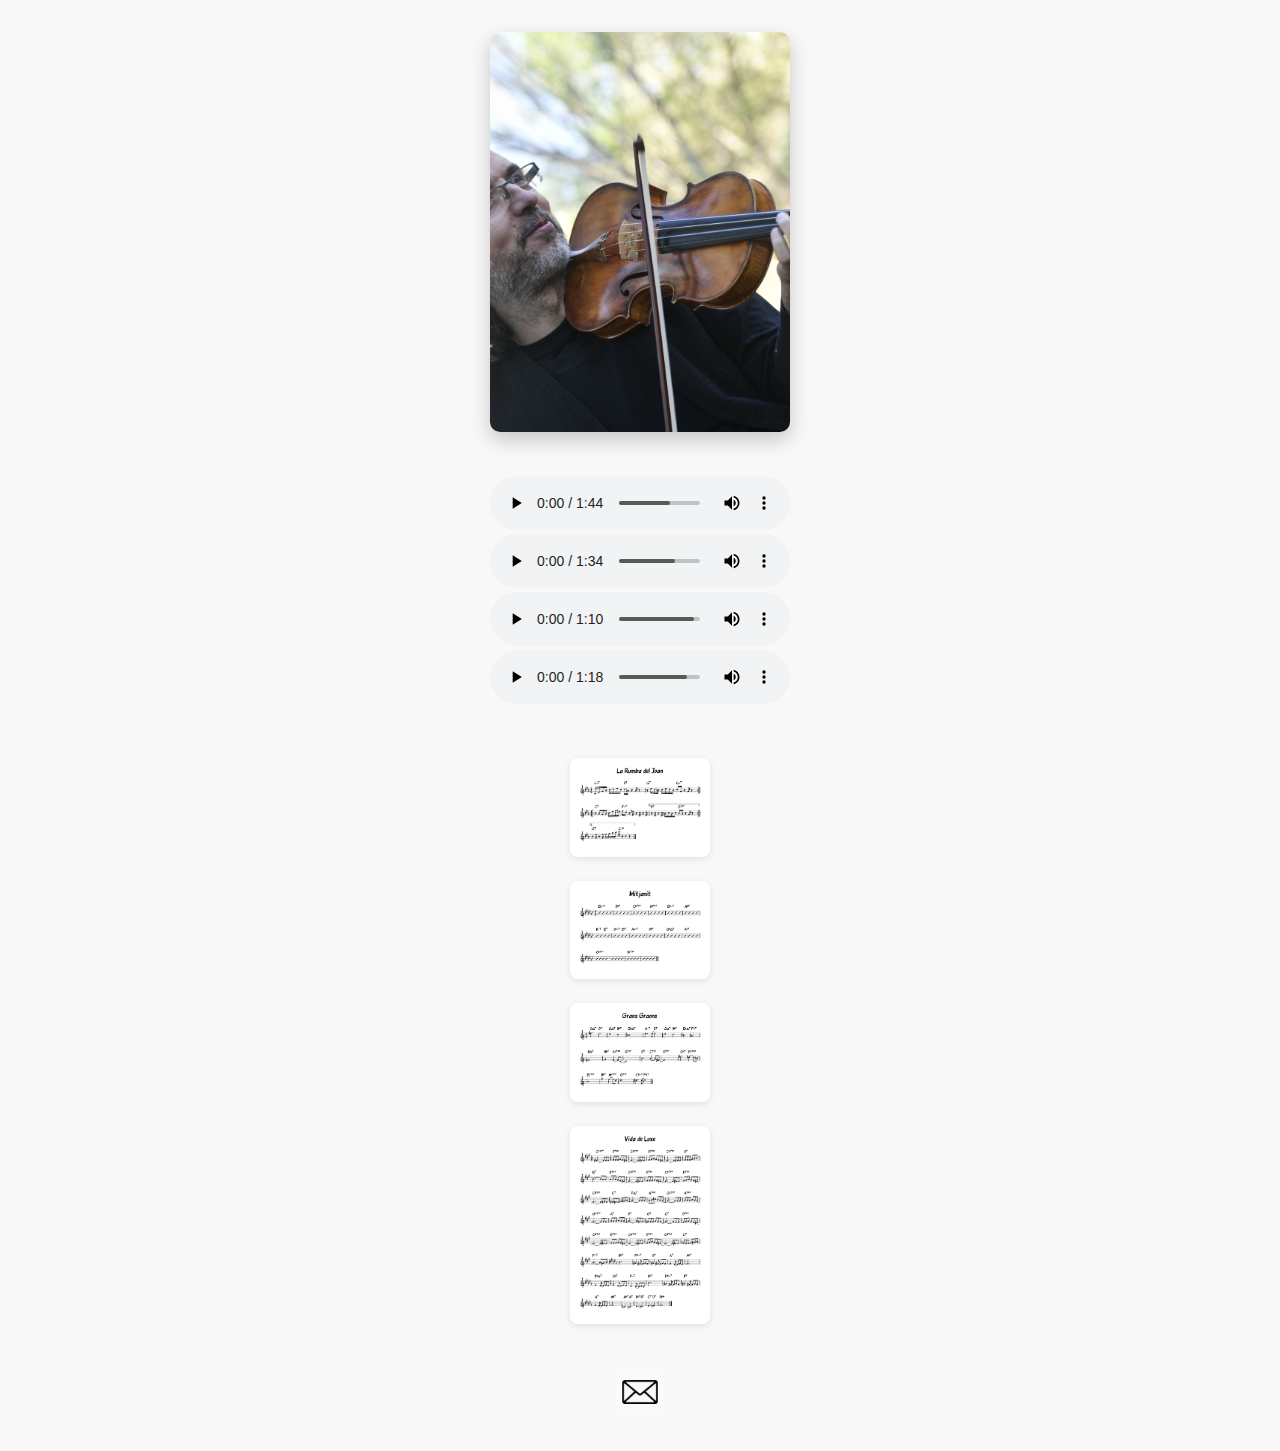
<file: index.html>
<!DOCTYPE html>
<html lang="ca">
<head>
    <meta charset="UTF-8">
    <meta name="viewport" content="width=device-width, initial-scale=1.0">
    <meta name="description" content="Pàgina del músic Joan Sardans Pla. Descobreix la seva música.">
    <meta name="keywords" content="Joan Sardans Pla, músic, música, art, àudio, cançons, música independent, artista">
    <meta name="author" content="Joan Sardans Pla">
    <meta name="robots" content="index, follow">
    
    <!-- Open Graph -->
    <meta property="og:title" content="Pàgina del Músic Joan Sardans Pla">
    <meta property="og:description" content="Descobreix la música del Joan Sardans Pla.">
    <meta property="og:image" content="https://joansardanspla.github.io/perfil.jpg">
    <meta property="og:url" content="https://joansardanspla.github.io/music">
    <meta property="og:type" content="website">
    
    <!-- Canonical URL -->
    <link rel="canonical" href="https://joansardanspla.github.io/music">

    <!-- Favicon -->
    <link rel="icon" href="jsp.png" type="image/x-icon">

    <!-- Títol -->
    <title>Pàgina del Músic Joan Sardans Pla</title>

    <!-- CSS Personalitzat -->
    <link rel="stylesheet" href="styles.css">
</head>

    
    <body>


    <main class="container">
       

        <div id="profile" class="profile">
            <img src="perfil.jpg" alt="Foto del músic Joan Sardans Pla" class="profile-img">
        </div>
    

       <div id="audio" class="audio-section">
    <div class="audio-card">
        <audio controls>
            <source src="canco1.mp3" type="audio/mpeg">
            El teu navegador no suporta l'àudio.
        </audio>
    </div>
    <div class="audio-card">
        <audio controls>
            <source src="canco2.mp3" type="audio/mpeg">
            El teu navegador no suporta l'àudio.
        </audio>
    </div>
    <div class="audio-card">
        <audio controls>
            <source src="canco3.mp3" type="audio/mpeg">
            El teu navegador no suporta l'àudio.
        </audio>
    </div>
    <div class="audio-card">
        <audio controls>
            <source src="canco4.mp3" type="audio/mpeg">
            El teu navegador no suporta l'àudio.
        </audio>
    </div>
</div>



        <div id="imatge" class="imatge-section">
                       <div class="imatge-card">
                <img src="larumba.png" alt="Imatge petita" class="thumbnail" onclick="mostrarImatgeGran('larumba.png')">
            </div>
            <div class="imatge-card">
                <img src="mitjanit.png" alt="Nova imatge petita" class="thumbnail" onclick="mostrarImatgeGran('mitjanit.png')">
            </div>
            <div class="imatge-card">
                <img src="grans.png" alt="Nova imatge petita" class="thumbnail" onclick="mostrarImatgeGran('grans.png')">
            </div>
            <div class="imatge-card">
                <img src="vida.png" alt="Nova imatge petita" class="thumbnail" onclick="mostrarImatgeGran('vida.png')">
            </div>
        </div>

     <button onclick="mostrarContacte()" class="contact-button">
  <img src="sobre.png" alt="Contacte" class="contact-icon">
</button>
<p id="contacte">Barri El Guix de Manresa</p>
    
  
</main>


  <script src="scripts.js"></script>

</body>
</html>
</file>
<file: styles.css>
/* Cos general */
body {
    font-family: Arial, sans-serif;
    font-weight: 400;
    margin: 0;
    padding: 0;
    background-color: #f8f8f8;
    color: #333;
    text-align: center;
    display: flex;
    flex-direction: column;
    min-height: 100vh;
    justify-content: center; /* Centrat vertical */
    align-items: center; /* Centrat horitzontal */
    opacity: 0;
    transition: opacity 1s ease;
}
body.loaded {
    opacity: 1;
}


/* Contingut principal */
.container {
    padding: 2rem;
    flex: 1;
    display: flex;
    justify-content: center;
    align-items: center;
    flex-direction: column;
    width: 100%;
}

/* Imatge de perfil */
.profile-img {
    margin-bottom: 40px; 
    width: 300px;
    height: 400px;
    object-fit: cover;
    border-radius: 10px;
    box-shadow: 0 8px 20px rgba(0, 0, 0, 0.2);
   
}
.audio-section {
    margin-bottom: 40px; /* ajustable */
}


/* Miniatures */
.thumbnail {
    width: 140px;
    margin: 10px;
    border-radius: 8px;
    box-shadow: 0 2px 6px rgba(0, 0, 0, 0.1);
    transition: transform 0.2s ease;
    cursor: pointer;
}

.thumbnail:hover {
    transform: scale(1.1);
}



/* Botons */
.contact-button {
  margin-top: 30px;
  background: none;
  border: none;
  padding: 0;
  cursor: pointer;
  transition: transform 0.3s ease, background-color 0.3s ease;
}

.contact-icon {
  width: 48px;
  height: 48px;
  transition: transform 0.3s ease; /* Transició de la mida de la imatge */
}

.contact-button:hover .contact-icon {
  transform: scale(1.1); /* Augmenta la mida de la imatge al passar el ratolí */
}


#contacte {
    display: none; /* Per amagar el paràgraf per defecte */
    margin-top: 20px;
}


/* Responsive */
@media (max-width: 600px) {
    .profile-img {
        width: 90%;
        height: auto;
    }

    .thumbnail {
        width: 100px;
    }

    .container {
        padding: 1rem;
    }

    header h1 {
        font-size: 1.5rem;
    }
}
</file>
